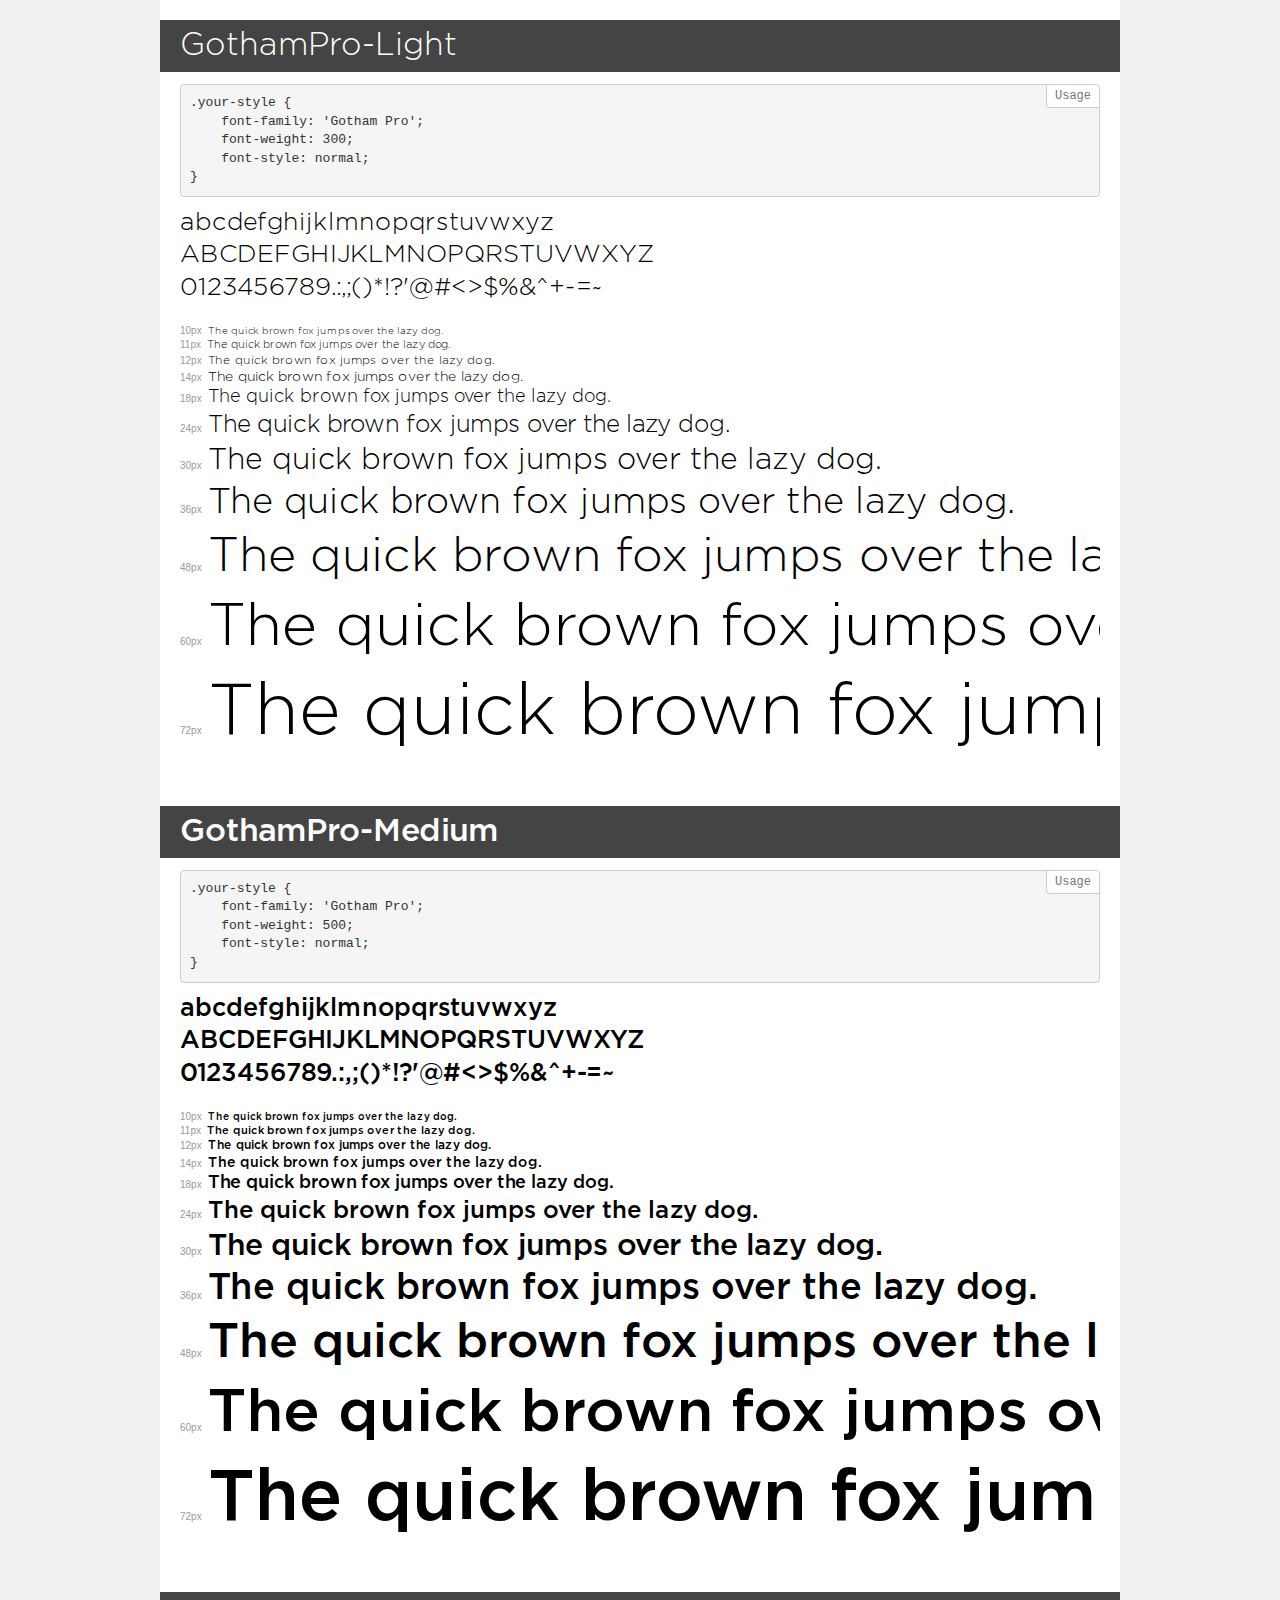
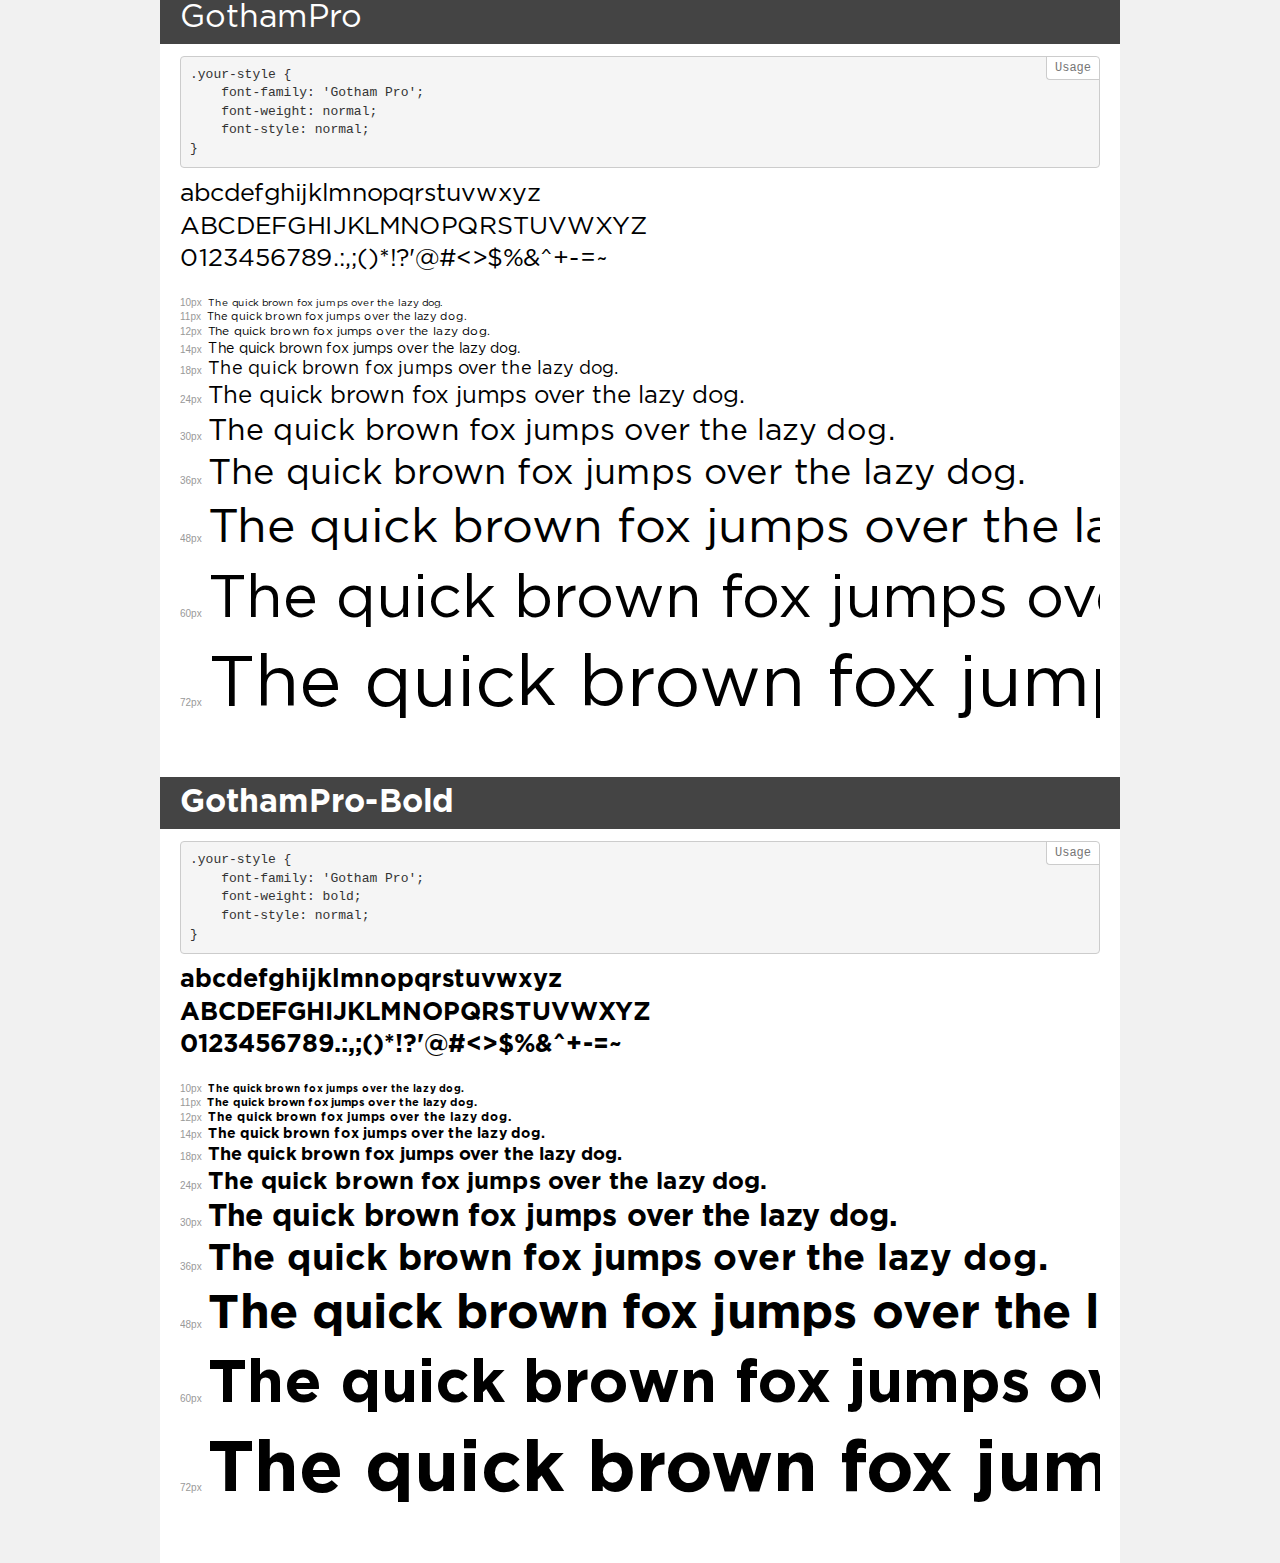
<file: TechnoSila/css/Fonts/demo.html>
<!DOCTYPE html>
<html>
<head>
    <meta charset="utf-8">
    <meta http-equiv="X-UA-Compatible" content="IE=edge">
    <meta name="viewport" content="width=device-width, initial-scale=1">
    <meta name="robots" content="noindex, noarchive">
    <meta name="format-detection" content="telephone=no">
    <title>Transfonter demo</title>
    <link href="stylesheet.css" rel="stylesheet">
    <style>
        /*
        http://meyerweb.com/eric/tools/css/reset/
        v2.0 | 20110126
        License: none (public domain)
        */
        html, body, div, span, applet, object, iframe,
        h1, h2, h3, h4, h5, h6, p, blockquote, pre,
        a, abbr, acronym, address, big, cite, code,
        del, dfn, em, img, ins, kbd, q, s, samp,
        small, strike, strong, sub, sup, tt, var,
        b, u, i, center,
        dl, dt, dd, ol, ul, li,
        fieldset, form, label, legend,
        table, caption, tbody, tfoot, thead, tr, th, td,
        article, aside, canvas, details, embed,
        figure, figcaption, footer, header, hgroup,
        menu, nav, output, ruby, section, summary,
        time, mark, audio, video {
            margin: 0;
            padding: 0;
            border: 0;
            font-size: 100%;
            font: inherit;
            vertical-align: baseline;
        }
        /* HTML5 display-role reset for older browsers */
        article, aside, details, figcaption, figure,
        footer, header, hgroup, menu, nav, section {
            display: block;
        }
        body {
            line-height: 1;
        }
        ol, ul {
            list-style: none;
        }
        blockquote, q {
            quotes: none;
        }
        blockquote:before, blockquote:after,
        q:before, q:after {
            content: '';
            content: none;
        }
        table {
            border-collapse: collapse;
            border-spacing: 0;
        }
        /* common styles */
        body {
            background: #f1f1f1;
            color: #000;
        }
        .page {
            background: #fff;
            width: 920px;
            margin: 0 auto;
            padding: 20px 20px 0 20px;
            overflow: hidden;
        }
        .font-container {
            overflow-x: auto;
            overflow-y: hidden;
            margin-bottom: 40px;
            line-height: 1.3;
            white-space: nowrap;
            padding-bottom: 5px;
        }
        h1 {
            position: relative;
            background: #444;
            font-size: 32px;
            color: #fff;
            padding: 10px 20px;
            margin: 0 -20px 12px -20px;
        }
        .letters {
            font-size: 25px;
            margin-bottom: 20px;
        }
        .s10:before {
            content: '10px';
        }
        .s11:before {
            content: '11px';
        }
        .s12:before {
            content: '12px';
        }
        .s14:before {
            content: '14px';
        }
        .s18:before {
            content: '18px';
        }
        .s24:before {
            content: '24px';
        }
        .s30:before {
            content: '30px';
        }
        .s36:before {
            content: '36px';
        }
        .s48:before {
            content: '48px';
        }
        .s60:before {
            content: '60px';
        }
        .s72:before {
            content: '72px';
        }
        .s10:before, .s11:before, .s12:before, .s14:before,
        .s18:before, .s24:before, .s30:before, .s36:before,
        .s48:before, .s60:before, .s72:before {
            font-family: Arial, sans-serif;
            font-size: 10px;
            font-weight: normal;
            font-style: normal;
            color: #999;
            padding-right: 6px;
        }
        pre {
            display: block;
            position: relative;
            padding: 9px;
            margin: 0 0 10px;
            font-family: Monaco, Menlo, Consolas, "Courier New", monospace !important;
            font-size: 13px;
            line-height: 1.428571429;
            color: #333;
            font-weight: normal !important;
            font-style: normal !important;
            background-color: #f5f5f5;
            border: 1px solid #ccc;
            overflow-x: auto;
            border-radius: 4px;
        }
        pre:after {
            display: block;
            position: absolute;
            right: 0;
            top: 0;
            content: 'Usage';
            line-height: 1;
            padding: 5px 8px;
            font-size: 12px;
            color: #767676;
            background-color: #fff;
            border: 1px solid #ccc;
            border-right: none;
            border-top: none;
            border-radius: 0 4px 0 4px;
            z-index: 10;
        }
        /* responsive */
        @media (max-width: 959px) {
            .page {
                width: auto;
                margin: 0;
            }
        }
    </style>
</head>
<body>
<div class="page">
    <div class="demo" style="font-family: 'Gotham Pro'; font-weight: 300; font-style: normal;">
        <h1>GothamPro-Light</h1>
        <pre>.your-style {
    font-family: 'Gotham Pro';
    font-weight: 300;
    font-style: normal;
}</pre>
        <div class="font-container">
            <p class="letters">
                abcdefghijklmnopqrstuvwxyz<br>
ABCDEFGHIJKLMNOPQRSTUVWXYZ<br>
                0123456789.:,;()*!?'@#<>$%&^+-=~
            </p>
            <p class="s10" style="font-size: 10px;">The quick brown fox jumps over the lazy dog.</p>
            <p class="s11" style="font-size: 11px;">The quick brown fox jumps over the lazy dog.</p>
            <p class="s12" style="font-size: 12px;">The quick brown fox jumps over the lazy dog.</p>
            <p class="s14" style="font-size: 14px;">The quick brown fox jumps over the lazy dog.</p>
            <p class="s18" style="font-size: 18px;">The quick brown fox jumps over the lazy dog.</p>
            <p class="s24" style="font-size: 24px;">The quick brown fox jumps over the lazy dog.</p>
            <p class="s30" style="font-size: 30px;">The quick brown fox jumps over the lazy dog.</p>
            <p class="s36" style="font-size: 36px;">The quick brown fox jumps over the lazy dog.</p>
            <p class="s48" style="font-size: 48px;">The quick brown fox jumps over the lazy dog.</p>
            <p class="s60" style="font-size: 60px;">The quick brown fox jumps over the lazy dog.</p>
            <p class="s72" style="font-size: 72px;">The quick brown fox jumps over the lazy dog.</p>
        </div>
    </div>
    <div class="demo" style="font-family: 'Gotham Pro'; font-weight: 500; font-style: normal;">
        <h1>GothamPro-Medium</h1>
        <pre>.your-style {
    font-family: 'Gotham Pro';
    font-weight: 500;
    font-style: normal;
}</pre>
        <div class="font-container">
            <p class="letters">
                abcdefghijklmnopqrstuvwxyz<br>
ABCDEFGHIJKLMNOPQRSTUVWXYZ<br>
                0123456789.:,;()*!?'@#<>$%&^+-=~
            </p>
            <p class="s10" style="font-size: 10px;">The quick brown fox jumps over the lazy dog.</p>
            <p class="s11" style="font-size: 11px;">The quick brown fox jumps over the lazy dog.</p>
            <p class="s12" style="font-size: 12px;">The quick brown fox jumps over the lazy dog.</p>
            <p class="s14" style="font-size: 14px;">The quick brown fox jumps over the lazy dog.</p>
            <p class="s18" style="font-size: 18px;">The quick brown fox jumps over the lazy dog.</p>
            <p class="s24" style="font-size: 24px;">The quick brown fox jumps over the lazy dog.</p>
            <p class="s30" style="font-size: 30px;">The quick brown fox jumps over the lazy dog.</p>
            <p class="s36" style="font-size: 36px;">The quick brown fox jumps over the lazy dog.</p>
            <p class="s48" style="font-size: 48px;">The quick brown fox jumps over the lazy dog.</p>
            <p class="s60" style="font-size: 60px;">The quick brown fox jumps over the lazy dog.</p>
            <p class="s72" style="font-size: 72px;">The quick brown fox jumps over the lazy dog.</p>
        </div>
    </div>
    <div class="demo" style="font-family: 'Gotham Pro'; font-weight: normal; font-style: normal;">
        <h1>GothamPro</h1>
        <pre>.your-style {
    font-family: 'Gotham Pro';
    font-weight: normal;
    font-style: normal;
}</pre>
        <div class="font-container">
            <p class="letters">
                abcdefghijklmnopqrstuvwxyz<br>
ABCDEFGHIJKLMNOPQRSTUVWXYZ<br>
                0123456789.:,;()*!?'@#<>$%&^+-=~
            </p>
            <p class="s10" style="font-size: 10px;">The quick brown fox jumps over the lazy dog.</p>
            <p class="s11" style="font-size: 11px;">The quick brown fox jumps over the lazy dog.</p>
            <p class="s12" style="font-size: 12px;">The quick brown fox jumps over the lazy dog.</p>
            <p class="s14" style="font-size: 14px;">The quick brown fox jumps over the lazy dog.</p>
            <p class="s18" style="font-size: 18px;">The quick brown fox jumps over the lazy dog.</p>
            <p class="s24" style="font-size: 24px;">The quick brown fox jumps over the lazy dog.</p>
            <p class="s30" style="font-size: 30px;">The quick brown fox jumps over the lazy dog.</p>
            <p class="s36" style="font-size: 36px;">The quick brown fox jumps over the lazy dog.</p>
            <p class="s48" style="font-size: 48px;">The quick brown fox jumps over the lazy dog.</p>
            <p class="s60" style="font-size: 60px;">The quick brown fox jumps over the lazy dog.</p>
            <p class="s72" style="font-size: 72px;">The quick brown fox jumps over the lazy dog.</p>
        </div>
    </div>
    <div class="demo" style="font-family: 'Gotham Pro'; font-weight: bold; font-style: normal;">
        <h1>GothamPro-Bold</h1>
        <pre>.your-style {
    font-family: 'Gotham Pro';
    font-weight: bold;
    font-style: normal;
}</pre>
        <div class="font-container">
            <p class="letters">
                abcdefghijklmnopqrstuvwxyz<br>
ABCDEFGHIJKLMNOPQRSTUVWXYZ<br>
                0123456789.:,;()*!?'@#<>$%&^+-=~
            </p>
            <p class="s10" style="font-size: 10px;">The quick brown fox jumps over the lazy dog.</p>
            <p class="s11" style="font-size: 11px;">The quick brown fox jumps over the lazy dog.</p>
            <p class="s12" style="font-size: 12px;">The quick brown fox jumps over the lazy dog.</p>
            <p class="s14" style="font-size: 14px;">The quick brown fox jumps over the lazy dog.</p>
            <p class="s18" style="font-size: 18px;">The quick brown fox jumps over the lazy dog.</p>
            <p class="s24" style="font-size: 24px;">The quick brown fox jumps over the lazy dog.</p>
            <p class="s30" style="font-size: 30px;">The quick brown fox jumps over the lazy dog.</p>
            <p class="s36" style="font-size: 36px;">The quick brown fox jumps over the lazy dog.</p>
            <p class="s48" style="font-size: 48px;">The quick brown fox jumps over the lazy dog.</p>
            <p class="s60" style="font-size: 60px;">The quick brown fox jumps over the lazy dog.</p>
            <p class="s72" style="font-size: 72px;">The quick brown fox jumps over the lazy dog.</p>
        </div>
    </div>
</div>
</body>
</html>
</file>
<file: TechnoSila/css/Fonts/stylesheet.css>
@font-face {
    font-family: 'Gotham Pro';
    src: url('GothamPro-Light.eot');
    src: url('GothamPro-Light.eot?#iefix') format('embedded-opentype'),
        url('GothamPro-Light.woff2') format('woff2'),
        url('GothamPro-Light.woff') format('woff'),
        url('GothamPro-Light.ttf') format('truetype'),
        url('GothamPro-Light.svg#GothamPro-Light') format('svg');
    font-weight: 300;
    font-style: normal;
}

@font-face {
    font-family: 'Gotham Pro';
    src: url('GothamPro-Medium.eot');
    src: url('GothamPro-Medium.eot?#iefix') format('embedded-opentype'),
        url('GothamPro-Medium.woff2') format('woff2'),
        url('GothamPro-Medium.woff') format('woff'),
        url('GothamPro-Medium.ttf') format('truetype'),
        url('GothamPro-Medium.svg#GothamPro-Medium') format('svg');
    font-weight: 500;
    font-style: normal;
}

@font-face {
    font-family: 'Gotham Pro';
    src: url('GothamPro.eot');
    src: url('GothamPro.eot?#iefix') format('embedded-opentype'),
        url('GothamPro.woff2') format('woff2'),
        url('GothamPro.woff') format('woff'),
        url('GothamPro.ttf') format('truetype'),
        url('GothamPro.svg#GothamPro') format('svg');
    font-weight: normal;
    font-style: normal;
}

@font-face {
    font-family: 'Gotham Pro';
    src: url('GothamPro-Bold.eot');
    src: url('GothamPro-Bold.eot?#iefix') format('embedded-opentype'),
        url('GothamPro-Bold.woff2') format('woff2'),
        url('GothamPro-Bold.woff') format('woff'),
        url('GothamPro-Bold.ttf') format('truetype'),
        url('GothamPro-Bold.svg#GothamPro-Bold') format('svg');
    font-weight: bold;
    font-style: normal;
}
</file>
